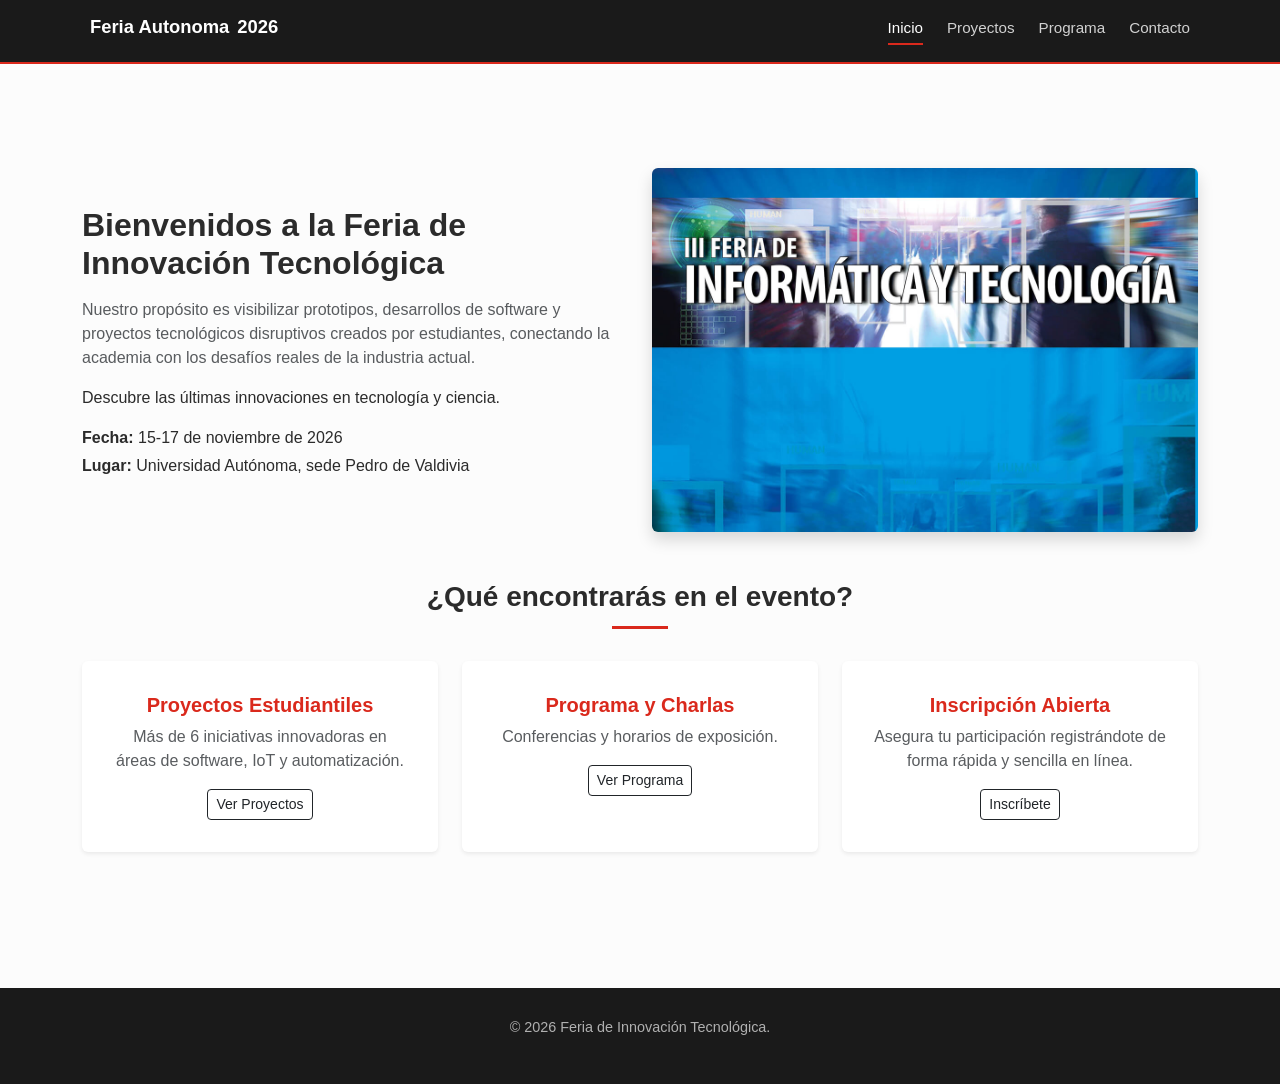
<file: index.html>
<!DOCTYPE html>
<html lang="es">
  <head>
    <meta charset="UTF-8">
    <meta name="viewport" content="width=device-width, initial-scale=1.0">
    <title>Feria de Innovación Tecnológica - Inicio</title>
    <link href="https://cdn.jsdelivr.net/npm/bootstrap@5.3.3/dist/css/bootstrap.min.css" rel="stylesheet">
    <link rel="stylesheet" href="css/styles.css">
  </head>
  <body>

    <header class="navbar">
      <div class="menu-contenedor">
        <h1 class="logo-sitio">Feria Autonoma<span>2026</span></h1>
        <nav class="enlaces-navegacion">
          <a href="index.html" class="activo">Inicio</a>
          <a href="proyectos.html">Proyectos</a>
          <a href="programa.html">Programa</a>
          <a href="contacto.html">Contacto</a>
        </nav>
      </div>
    </header>

    <main class="container my-5">
      <section class="row align-items-center mb-5">
        <div class="col-md-6">
          <h2 class="fw-bold mb-3">Bienvenidos a la Feria de Innovación Tecnológica</h2>
          <p class="text-muted">Nuestro propósito es visibilizar prototipos, desarrollos de software y proyectos tecnológicos disruptivos creados por estudiantes, conectando la academia con los desafíos reales de la industria actual.</p>
          <p>Descubre las últimas innovaciones en tecnología y ciencia.</p>
          <p class="mb-1"><strong>Fecha:</strong> 15-17 de noviembre de 2026</p>
          <p><strong>Lugar:</strong> Universidad Autónoma, sede Pedro de Valdivia</p>
        </div>
        <div class="col-md-6 text-center">
          <img src="img/feria.jpg" alt="Feria Tecnológica" class="img-fluid rounded shadow">
        </div>
      </section>

      <section class="row text-center mt-5">
        <div class="col-12 mb-2">
          <h3 class="fw-bold">¿Qué encontrarás en el evento?</h3>
          <hr class="divider-red">
        </div>

        <div class="col-md-4 mb-3">
          <div class="card h-100 p-3 shadow-sm border-0">
            <div class="card-body">
              <h5 class="card-title fw-bold text-red">Proyectos Estudiantiles</h5>
              <p class="card-text text-muted">Más de 6 iniciativas innovadoras en áreas de software, IoT y automatización.</p>
              <a href="proyectos.html" class="btn btn-outline-dark btn-sm">Ver Proyectos</a>
            </div>
          </div>
        </div>

        <div class="col-md-4 mb-3">
          <div class="card h-100 p-3 shadow-sm border-0">
            <div class="card-body">
              <h5 class="card-title fw-bold text-red">Programa y Charlas</h5>
              <p class="card-text text-muted">Conferencias y horarios de exposición.</p>
              <a href="programa.html" class="btn btn-outline-dark btn-sm">Ver Programa</a>
            </div>
          </div>
        </div>

        <div class="col-md-4 mb-3">
          <div class="card h-100 p-3 shadow-sm border-0">
            <div class="card-body">
              <h5 class="card-title fw-bold text-red">Inscripción Abierta</h5>
              <p class="card-text text-muted">Asegura tu participación registrándote de forma rápida y sencilla en línea.</p>
              <a href="contacto.html" class="btn btn-outline-dark btn-sm">Inscríbete</a>
            </div>
          </div>
        </div>
      </section>
    </main>

    <footer class="footer">
      <p>&copy; 2026 Feria de Innovación Tecnológica.</p>
    </footer>

  </body>
</html>
</file>
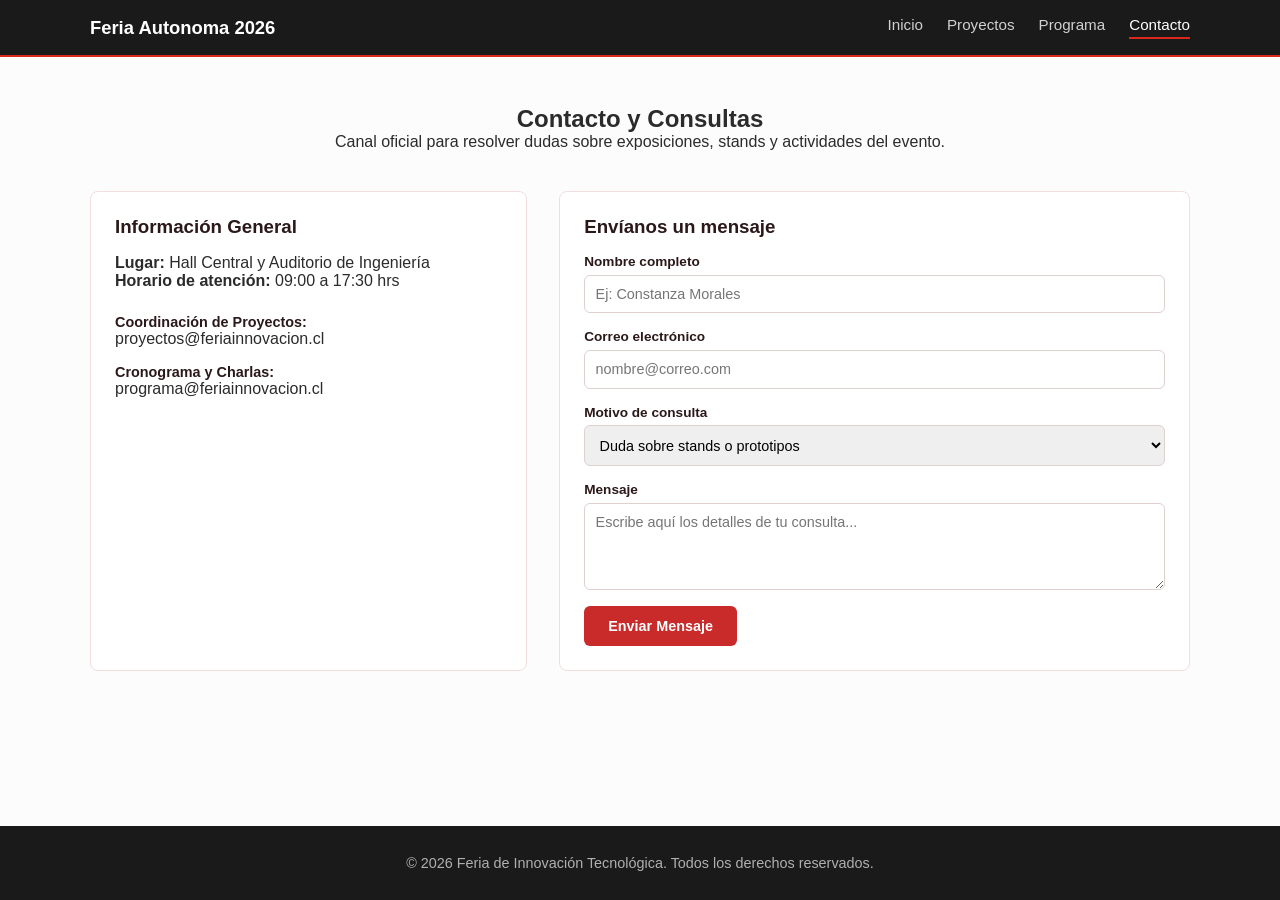
<file: contacto.html>
<!DOCTYPE html>
<html lang="es">
<head>
  <meta charset="UTF-8">
  <meta name="viewport" content="width=device-width, initial-scale=1.0">
  <title>Contacto - Feria de Innovación</title>
  <link rel="stylesheet" href="css/styles.css">
</head>
<body>

  <header class="navbar">
    <div class="menu-contenedor">
      <div class="logo-sitio">Feria Autonoma 2026</div>
      <nav class="enlaces-navegacion">
        <a href="index.html">Inicio</a>
        <a href="proyectos.html">Proyectos</a>
        <a href="programa.html">Programa</a>
        <a href="contacto.html" class="activo">Contacto</a>
      </nav>
    </div>
  </header>

  <main class="contenedor-contacto">
    <section class="schedule-hero">
      <h1>Contacto y Consultas</h1>
      <p>Canal oficial para resolver dudas sobre exposiciones, stands y actividades del evento.</p>
    </section>

    <div class="contact-layout">
      <section class="contact-info-card">
        <h3>Información General</h3>
        <p><strong>Lugar:</strong> Hall Central y Auditorio de Ingeniería</p>
        <p><strong>Horario de atención:</strong> 09:00 a 17:30 hrs</p>
        
        <div class="contact-channels">
          <div>
            <span class="channel-label">Coordinación de Proyectos:</span>
            <p>proyectos@feriainnovacion.cl</p>
          </div>
          <div>
            <span class="channel-label">Cronograma y Charlas:</span>
            <p>programa@feriainnovacion.cl</p>
          </div>
        </div>
      </section>

      <form class="contact-form-card" onsubmit="event.preventDefault();">
        <h3>Envíanos un mensaje</h3>

        <div class="field-group">
          <label for="nombre">Nombre completo</label>
          <input type="text" id="nombre" name="nombre" placeholder="Ej: Constanza Morales" required>
        </div>

        <div class="field-group">
          <label for="email">Correo electrónico</label>
          <input type="email" id="email" name="email" placeholder="nombre@correo.com" required>
        </div>

        <div class="field-group">
          <label for="motivo">Motivo de consulta</label>
          <select id="motivo" name="motivo">
            <option value="stands">Duda sobre stands o prototipos</option>
            <option value="cronograma">Consulta sobre horarios de charlas</option>
            <option value="asistencia">Inscripción o asistencia general</option>
          </select>
        </div>

        <div class="field-group">
          <label for="mensaje">Mensaje</label>
          <textarea id="mensaje" name="mensaje" rows="4" placeholder="Escribe aquí los detalles de tu consulta..." required></textarea>
        </div>

        <button type="submit" class="btn-primary">Enviar Mensaje</button>
      </form>
    </div>
  </main>

  <footer class="footer">
    <p>&copy; 2026 Feria de Innovación Tecnológica. Todos los derechos reservados.</p>
  </footer>

</body>
</html>
</file>
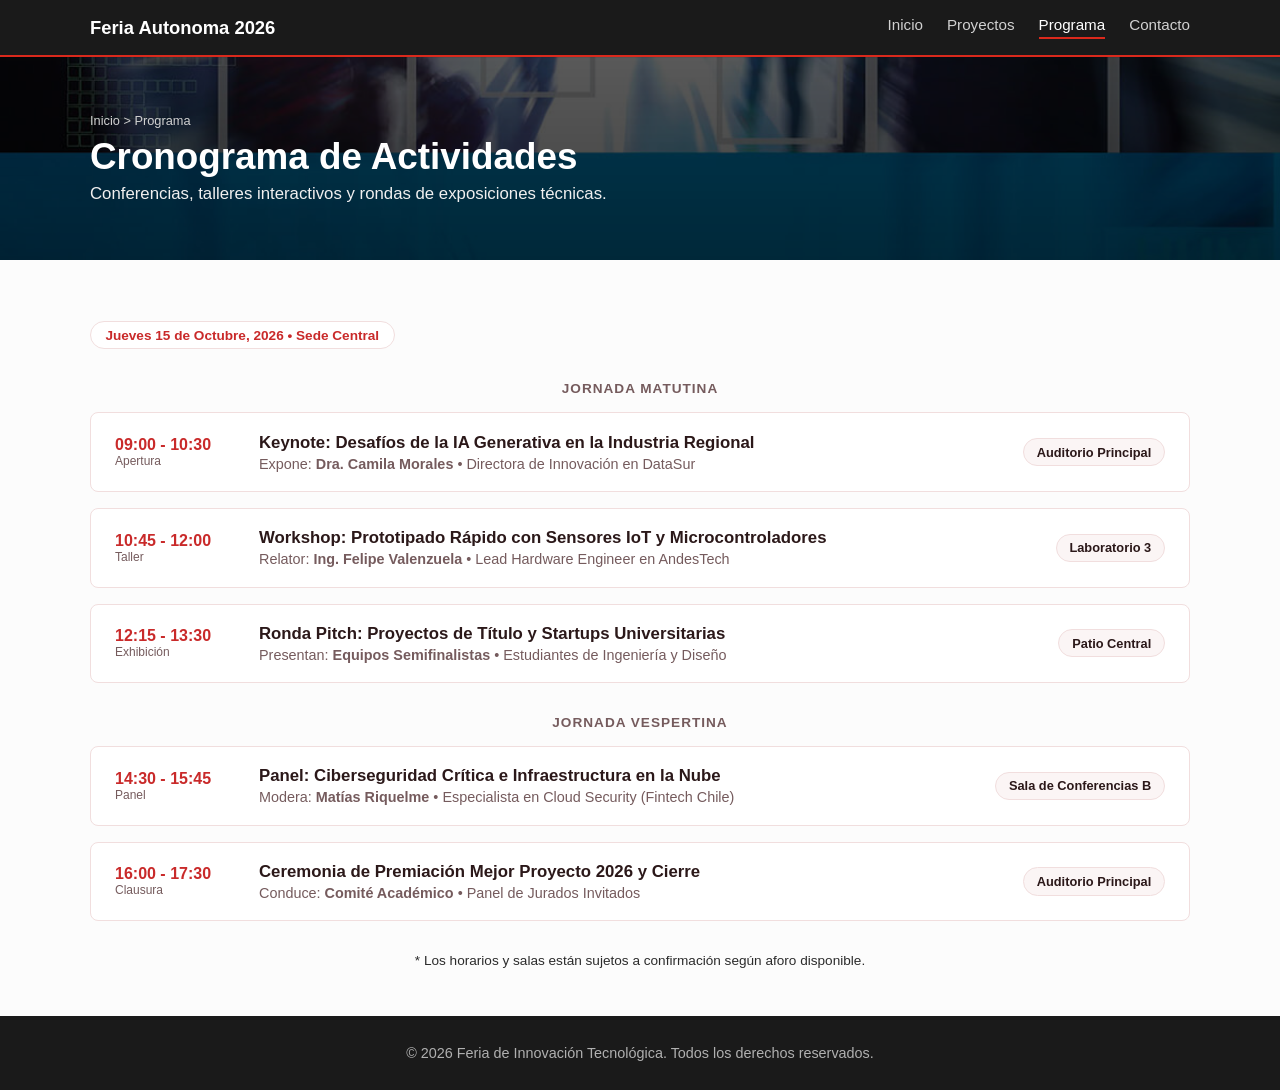
<file: programa.html>
<!DOCTYPE html>
<html lang="es">
<head>
  <meta charset="UTF-8">
  <meta name="viewport" content="width=device-width, initial-scale=1.0">
  <title>Programa - Feria de Innovación Tecnológica</title>
  
  <link rel="stylesheet" href="css/styles.css">
</head>
<body>


  <header class="navbar">
    <div class="menu-contenedor">
      <h1 class="logo-sitio">Feria Autonoma 2026</h1>
      <nav class="enlaces-navegacion">
        <a href="index.html">Inicio</a>
        <a href="proyectos.html">Proyectos</a>
        <a href="programa.html" class="activo">Programa</a>
        <a href="contacto.html">Contacto</a>
      </nav>
    </div>
  </header>

  <section class="portada">
    <div class="portada-contenedor">
      <div class="ruta-pagina">Inicio &gt; Programa</div>
      <h2>Cronograma de Actividades</h2>
      <p>Conferencias, talleres interactivos y rondas de exposiciones técnicas.</p>
    </div>
  </section>

  <main class="contenedor-programa">

    <section class="schedule-wrapper">
      <div class="date-pill">Jueves 15 de Octubre, 2026 &bull; Sede Central</div>


      <div class="time-divider">Jornada Matutina</div>

      <article class="schedule-item featured">
        <div class="item-time">
          09:00 - 10:30
          <small>Apertura</small>
        </div>
        <div class="item-body">
          <h3 class="item-title">Keynote: Desafíos de la IA Generativa en la Industria Regional</h3>
          <p class="item-speaker">Expone: <strong>Dra. Camila Morales</strong> &bull; Directora de Innovación en DataSur</p>
        </div>
        <div class="item-location">
          Auditorio Principal
        </div>
      </article>

      <article class="schedule-item">
        <div class="item-time">
          10:45 - 12:00
          <small>Taller</small>
        </div>
        <div class="item-body">
          <h3 class="item-title">Workshop: Prototipado Rápido con Sensores IoT y Microcontroladores</h3>
          <p class="item-speaker">Relator: <strong>Ing. Felipe Valenzuela</strong> &bull; Lead Hardware Engineer en AndesTech</p>
        </div>
        <div class="item-location">
          Laboratorio 3
        </div>
      </article>

      <article class="schedule-item">
        <div class="item-time">
          12:15 - 13:30
          <small>Exhibición</small>
        </div>
        <div class="item-body">
          <h3 class="item-title">Ronda Pitch: Proyectos de Título y Startups Universitarias</h3>
          <p class="item-speaker">Presentan: <strong>Equipos Semifinalistas</strong> &bull; Estudiantes de Ingeniería y Diseño</p>
        </div>
        <div class="item-location">
          Patio Central
        </div>
      </article>

      <div class="time-divider">Jornada Vespertina</div>

      <article class="schedule-item">
        <div class="item-time">
          14:30 - 15:45
          <small>Panel</small>
        </div>
        <div class="item-body">
          <h3 class="item-title">Panel: Ciberseguridad Crítica e Infraestructura en la Nube</h3>
          <p class="item-speaker">Modera: <strong>Matías Riquelme</strong> &bull; Especialista en Cloud Security (Fintech Chile)</p>
        </div>
        <div class="item-location">
          Sala de Conferencias B
        </div>
      </article>

      <article class="schedule-item featured">
        <div class="item-time">
          16:00 - 17:30
          <small>Clausura</small>
        </div>
        <div class="item-body">
          <h3 class="item-title">Ceremonia de Premiación Mejor Proyecto 2026 y Cierre</h3>
          <p class="item-speaker">Conduce: <strong>Comité Académico</strong> &bull; Panel de Jurados Invitados</p>
        </div>
        <div class="item-location">
          Auditorio Principal
        </div>
      </article>

      
      <p style="font-size: 0.85rem; color: var(--color-text-muted); text-align: center; margin-top: 2rem;">
        * Los horarios y salas están sujetos a confirmación según aforo disponible.
      </p>
    </section>

  </main>

  <!-- Footer -->
  <footer class="footer">
    <p>&copy; 2026 Feria de Innovación Tecnológica. Todos los derechos reservados.</p>
  </footer>

</body>
</html>
</file>
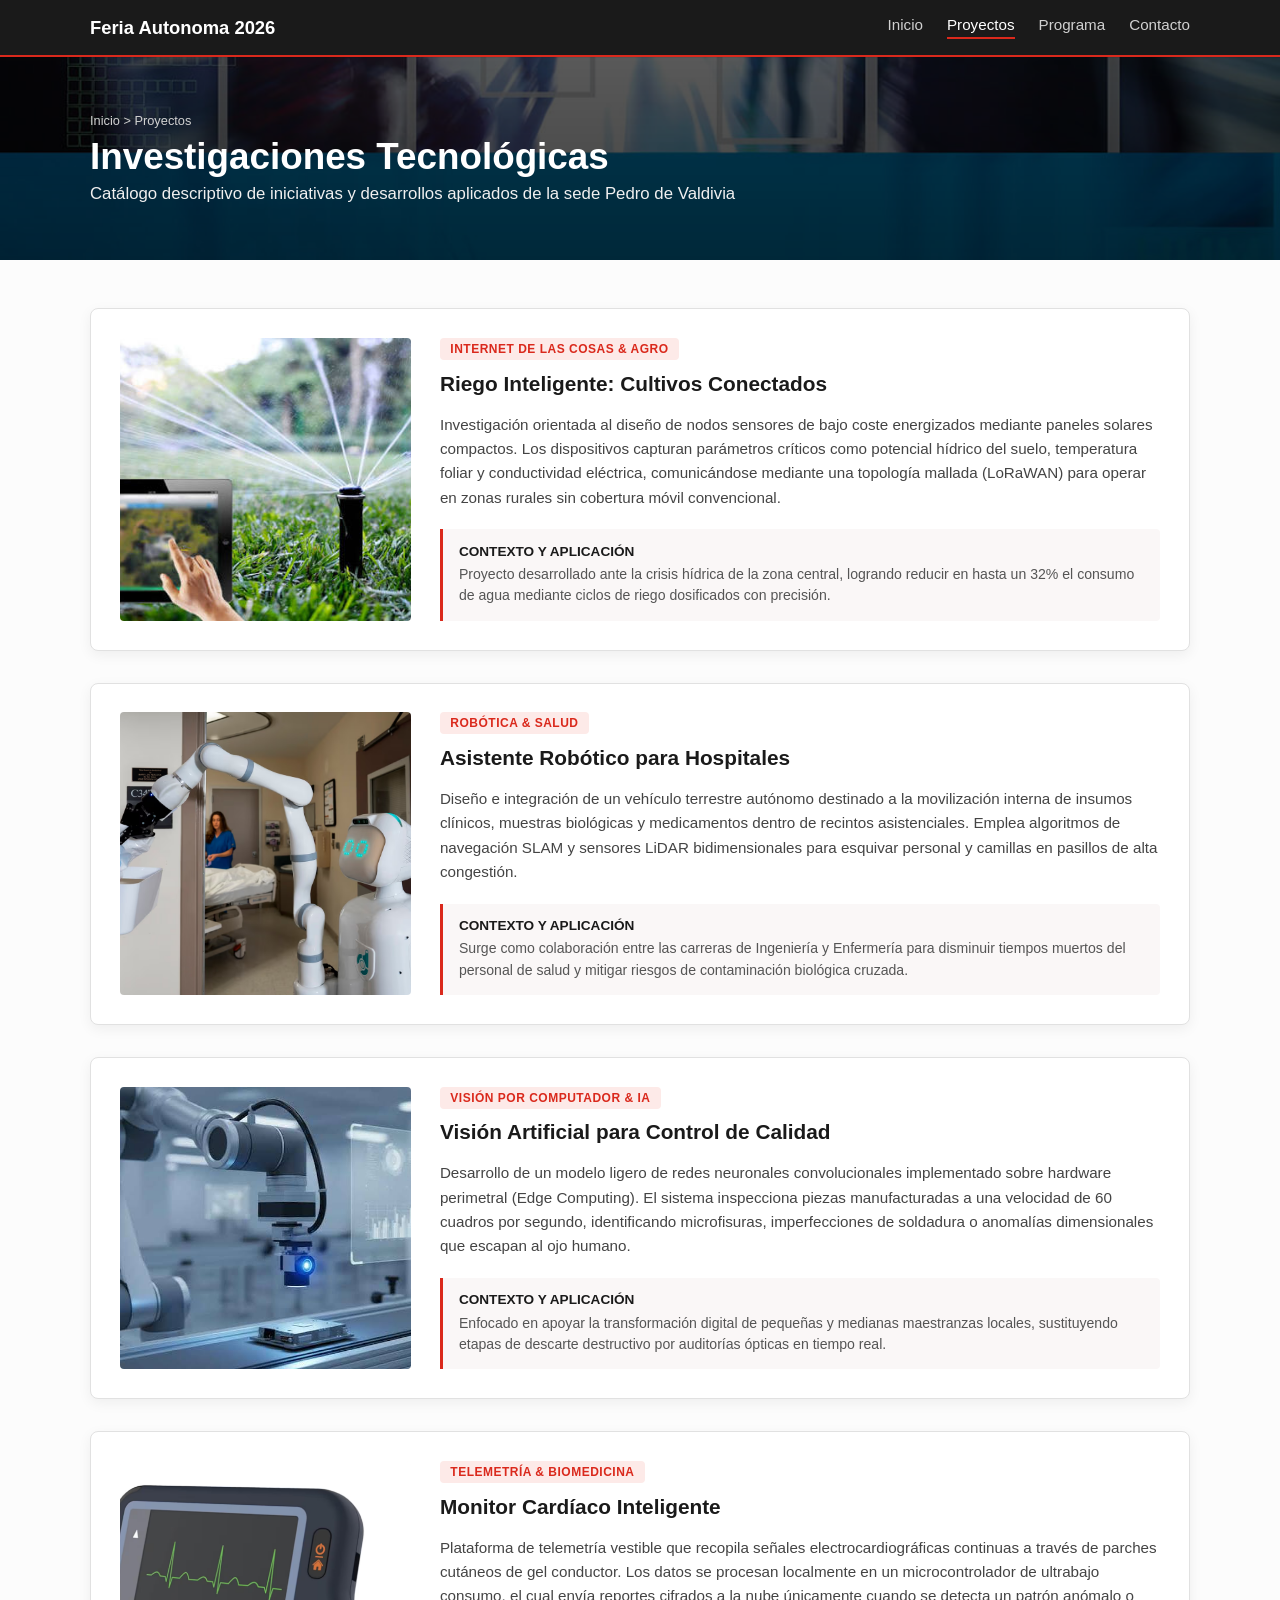
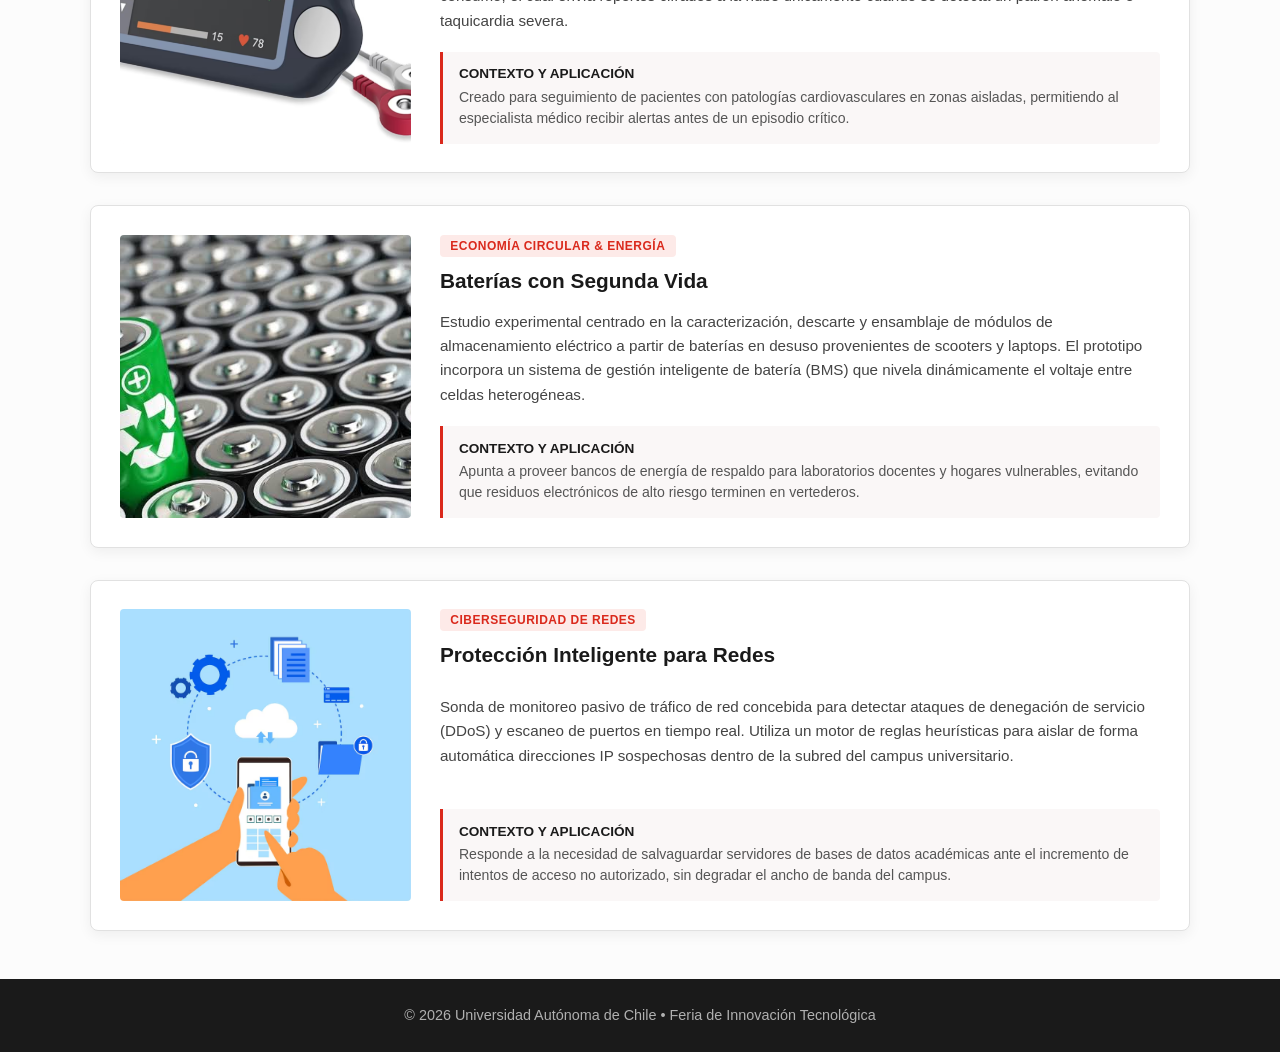
<file: proyectos.html>
<!DOCTYPE html>
<html lang="es">
<head>
  <meta charset="UTF-8">
  <meta name="viewport" content="width=device-width, initial-scale=1.0">
  <title>Proyectos e Investigaciones - Feria de Innovación</title>
  <link rel="stylesheet" href="css/styles.css">
</head>
<body>

  <!-- NAVBAR -->
  <header class="navbar">
    <div class="menu-contenedor">
      <div class="logo-sitio">
        Feria Autonoma 2026
      </div>
      <nav class="enlaces-navegacion">
        <a href="index.html">Inicio</a>
        <a href="proyectos.html" class="activo">Proyectos</a>
        <a href="programa.html">Programa</a>
        <a href="contacto.html">Contacto</a>
      </nav>
    </div>
  </header>

  <!-- Banner Superior -->
  <section class="portada">
    <div class="portada-contenedor">
      <div class="ruta-pagina">Inicio &gt; Proyectos</div>
      <h2>Investigaciones Tecnológicas</h2>
      <p>Catálogo descriptivo de iniciativas y desarrollos aplicados de la sede Pedro de Valdivia</p>
    </div>
  </section>

  <!--Proyectos -->
  <main class="contenedor-proyectos">
    <section class="grilla-proyectos">

      <article class="tarjeta-proyecto">
        <div class="tarjeta-imagen" role="img" aria-label="Espacio para imagen de Riego Inteligente">
          <img src="img/riego_inteligente.jpg" alt="Imagen de Riego Inteligente">
        </div>
        <header class="tarjeta-encabezado">
          <span class="tarjeta-etiqueta">Internet de las Cosas & Agro</span>
          <h3 class="tarjeta-titulo">Riego Inteligente: Cultivos Conectados</h3>
        </header>
        <p class="tarjeta-descripcion">
          Investigación orientada al diseño de nodos sensores de bajo coste energizados mediante paneles solares compactos. Los dispositivos capturan parámetros críticos como potencial hídrico del suelo, temperatura foliar y conductividad eléctrica, comunicándose mediante una topología mallada (LoRaWAN) para operar en zonas rurales sin cobertura móvil convencional.
        </p>
        <div class="tarjeta-contexto">
          <h4>Contexto y Aplicación</h4>
          <p>Proyecto desarrollado ante la crisis hídrica de la zona central, logrando reducir en hasta un 32% el consumo de agua mediante ciclos de riego dosificados con precisión.</p>
        </div>
      </article>

      <article class="tarjeta-proyecto">
        <div class="tarjeta-imagen" role="img" aria-label="Espacio para imagen del Asistente Robótico">
          <img src="img/robot_asistente.jpg" alt="Imagen del Asistente Robótico">
        </div>
        <header class="tarjeta-encabezado">
          <span class="tarjeta-etiqueta">Robótica & Salud</span>
          <h3 class="tarjeta-titulo">Asistente Robótico para Hospitales</h3>
        </header>
        <p class="tarjeta-descripcion">
          Diseño e integración de un vehículo terrestre autónomo destinado a la movilización interna de insumos clínicos, muestras biológicas y medicamentos dentro de recintos asistenciales. Emplea algoritmos de navegación SLAM y sensores LiDAR bidimensionales para esquivar personal y camillas en pasillos de alta congestión.
        </p>
        <div class="tarjeta-contexto">
          <h4>Contexto y Aplicación</h4>
          <p>Surge como colaboración entre las carreras de Ingeniería y Enfermería para disminuir tiempos muertos del personal de salud y mitigar riesgos de contaminación biológica cruzada.</p>
        </div>
      </article>

      <article class="tarjeta-proyecto">
        <div class="tarjeta-imagen" role="img" aria-label="Espacio para imagen de Visión Artificial">
          <img src="img/vision_artificial.jpg" alt="Imagen de Visión Artificial">
        </div>
        <header class="tarjeta-encabezado">
          <span class="tarjeta-etiqueta">Visión por Computador & IA</span>
          <h3 class="tarjeta-titulo">Visión Artificial para Control de Calidad</h3>
        </header>
        <p class="tarjeta-descripcion">
          Desarrollo de un modelo ligero de redes neuronales convolucionales implementado sobre hardware perimetral (Edge Computing). El sistema inspecciona piezas manufacturadas a una velocidad de 60 cuadros por segundo, identificando microfisuras, imperfecciones de soldadura o anomalías dimensionales que escapan al ojo humano.
        </p>
        <div class="tarjeta-contexto">
          <h4>Contexto y Aplicación</h4>
          <p>Enfocado en apoyar la transformación digital de pequeñas y medianas maestranzas locales, sustituyendo etapas de descarte destructivo por auditorías ópticas en tiempo real.</p>
        </div>
      </article>

      <article class="tarjeta-proyecto">
        <div class="tarjeta-imagen" role="img" aria-label="Espacio para imagen del Monitor Cardíaco">
          <img src="img/medidor_cardiaco.jpg" alt="Imagen del Monitor Cardíaco">
        </div>
        <header class="tarjeta-encabezado">
          <span class="tarjeta-etiqueta">Telemetría & Biomedicina</span>
          <h3 class="tarjeta-titulo">Monitor Cardíaco Inteligente</h3>
        </header>
        <p class="tarjeta-descripcion">
          Plataforma de telemetría vestible que recopila señales electrocardiográficas continuas a través de parches cutáneos de gel conductor. Los datos se procesan localmente en un microcontrolador de ultrabajo consumo, el cual envía reportes cifrados a la nube únicamente cuando se detecta un patrón anómalo o taquicardia severa.
        </p>
        <div class="tarjeta-contexto">
          <h4>Contexto y Aplicación</h4>
          <p>Creado para seguimiento de pacientes con patologías cardiovasculares en zonas aisladas, permitiendo al especialista médico recibir alertas antes de un episodio crítico.</p>
        </div>
      </article>

      <article class="tarjeta-proyecto">
        <div class="tarjeta-imagen" role="img" aria-label="Espacio para imagen de Baterías con Segunda Vida">
          <img src="img/baterias.jpg" alt="Imagen de Baterías con Segunda Vida">
        </div>
        <header class="tarjeta-encabezado">
          <span class="tarjeta-etiqueta">Economía Circular & Energía</span>
          <h3 class="tarjeta-titulo">Baterías con Segunda Vida</h3>
        </header>
        <p class="tarjeta-descripcion">
          Estudio experimental centrado en la caracterización, descarte y ensamblaje de módulos de almacenamiento eléctrico a partir de baterías en desuso provenientes de scooters y laptops. El prototipo incorpora un sistema de gestión inteligente de batería (BMS) que nivela dinámicamente el voltaje entre celdas heterogéneas.
        </p>
        <div class="tarjeta-contexto">
          <h4>Contexto y Aplicación</h4>
          <p>Apunta a proveer bancos de energía de respaldo para laboratorios docentes y hogares vulnerables, evitando que residuos electrónicos de alto riesgo terminen en vertederos.</p>
        </div>
      </article>

      <article class="tarjeta-proyecto">
        <div class="tarjeta-imagen" role="img" aria-label="Espacio para imagen de Protección Inteligente para Redes">
          <img src="img/seguridad_redes.jpg" alt="Imagen de Protección Inteligente para Redes">
        </div>
        <header class="tarjeta-encabezado">
          <span class="tarjeta-etiqueta">Ciberseguridad de Redes</span>
          <h3 class="tarjeta-titulo">Protección Inteligente para Redes</h3>
        </header>
        <p class="tarjeta-descripcion">
          Sonda de monitoreo pasivo de tráfico de red concebida para detectar ataques de denegación de servicio (DDoS) y escaneo de puertos en tiempo real. Utiliza un motor de reglas heurísticas para aislar de forma automática direcciones IP sospechosas dentro de la subred del campus universitario.
        </p>
        <div class="tarjeta-contexto">
          <h4>Contexto y Aplicación</h4>
          <p>Responde a la necesidad de salvaguardar servidores de bases de datos académicas ante el incremento de intentos de acceso no autorizado, sin degradar el ancho de banda del campus.</p>
        </div>
      </article>

    </section>
  </main>

  <!-- Footer -->
  <footer class="footer">
    <p>&copy; 2026 Universidad Autónoma de Chile &bull; Feria de Innovación Tecnológica</p>
  </footer>

</body>
</html>
</file>
<file: css/styles.css>
/*FORMATO BASE*/
* {
  box-sizing: border-box;
  margin: 0;
  padding: 0;
}

body {
  font-family: Arial, sans-serif;
  background-color: #fcfcfc;
  color: #2b2b2b;
  min-height: 100vh;
  display: flex;
  flex-direction: column;
}

main {
  flex: 1;
}
/* se le agrega un margen*/
main.container {
  flex: 1;
  padding-top: 3.5rem;
  padding-bottom: 4.5rem;
}

a {
  text-decoration: none;
  color: inherit;
}

/* Navbar */
.navbar {
  background-color: #1a1a1a;
  padding: 1rem 0;
  border-bottom: 2px solid #DA291C;
}

.menu-contenedor {
  width: 90%;
  max-width: 1100px;
  margin: 0 auto;
  display: flex;
  justify-content: space-between;
  align-items: center;
}

.logo-sitio {
  font-size: 1.15rem;
  font-weight: bold;
  color: #ffffff;
  display: flex;
  align-items: center;
  gap: 0.5rem;
}

.insignia-ua {
  background-color: #DA291C;
  color: #ffffff;
  padding: 0.2rem 0.45rem;
  border-radius: 4px;
  font-size: 0.85rem;
  font-weight: 800;
}

.enlaces-navegacion {
  display: flex;
  gap: 1.5rem;
}

.enlaces-navegacion a {
  color: #d1d1d1;
  font-size: 0.95rem;
  font-weight: 500;
  padding-bottom: 4px;
  transition: color 0.2s ease;
}

.enlaces-navegacion a:hover,
.enlaces-navegacion a.activo {
  color: #ffffff;
  border-bottom: 2px solid #DA291C;
}

.text-red {
  color: #DA291C;
}

.divider-red {
  width: 56px;
  margin: 0.8rem auto 1.5rem;
  border: 0;
  border-top: 3px solid #DA291C;
  opacity: 1;
}

/* PORTADA CON FOTO */
.portada {
  background: linear-gradient(rgba(0, 0, 0, 0.65), rgba(0, 0, 0, 0.75)), url('../img/feria.jpg');
  background-size: cover;
  background-position: center;
  color: #ffffff;
  padding: 3.5rem 0;
}

.portada-contenedor {
  width: 90%;
  max-width: 1100px;
  margin: 0 auto;
}

.ruta-pagina {
  font-size: 0.8rem;
  color: #d1d1d1;
  margin-bottom: 0.5rem;
}

.portada h2 {
  font-size: 2.3rem;
  font-weight: 700;
  margin-bottom: 0.4rem;
}

.portada p {
  color: #f0f0f0;
  font-size: 1.05rem;
}

/* SECCION DE PROYECTOS */
.contenedor-proyectos {
  width: 90%;
  max-width: 1100px;
  margin: 3rem auto;
}

.grilla-proyectos {
  display: grid;
  grid-template-columns: 1fr;
  gap: 2rem;
}

.tarjeta-proyecto {
  background-color: #ffffff;
  border-radius: 8px;
  border: 1px solid #e1e1e1;
  box-shadow: 0 4px 14px rgba(0, 0, 0, 0.06);
  padding: 1.8rem;
  display: grid;
  grid-template-columns: minmax(190px, 28%) minmax(0, 1fr);
  column-gap: 1.8rem;
  transition: transform 0.2s ease, box-shadow 0.2s ease;
}

.tarjeta-proyecto:hover {
  transform: translateY(-3px);
  box-shadow: 0 8px 24px rgba(218, 41, 28, 0.12);
  border-color: #DA291C;
}

.tarjeta-imagen {
  min-height: 210px;
  margin: 0;
  border-radius: 6px;
  background-color: #fff8f7;
  color: #a05b54;
  display: grid;
  place-items: center;
  text-align: center;
  font-size: 0.9rem;
  font-weight: 700;
  grid-column: 1;
  grid-row: 1 / span 3;
}

.tarjeta-imagen img {
  display: block;
  width: 100%;
  height: 100%;
  min-height: 206px;
  object-fit: cover;
  border-radius: 4px;
}

.tarjeta-encabezado {
  margin-bottom: 1rem;
  grid-column: 2;
}

.tarjeta-etiqueta {
  display: inline-block;
  background-color: #fdeae8;
  color: #DA291C;
  font-size: 0.75rem;
  font-weight: 700;
  text-transform: uppercase;
  letter-spacing: 0.5px;
  padding: 0.25rem 0.65rem;
  border-radius: 4px;
  margin-bottom: 0.6rem;
}

.tarjeta-titulo {
  font-size: 1.3rem;
  font-weight: 700;
  color: #1a1a1a;
  line-height: 1.3;
}

.tarjeta-descripcion {
  color: #444444;
  font-size: 0.95rem;
  line-height: 1.6;
  margin-bottom: 1.2rem;
  grid-column: 2;
}

.tarjeta-contexto {
  background-color: #faf7f7;
  border-left: 3px solid #DA291C;
  padding: 0.9rem 1rem;
  border-radius: 0 4px 4px 0;
  margin-top: auto;
  grid-column: 2;
}

.tarjeta-contexto h4 {
  font-size: 0.85rem;
  text-transform: uppercase;
  color: #1a1a1a;
  margin-bottom: 0.35rem;
  font-weight: 700;
}

.tarjeta-contexto p {
  color: #555555;
  font-size: 0.88rem;
  line-height: 1.5;
  margin: 0;
}

/* Responsivo para celulares */
@media (max-width: 600px) {
  .tarjeta-proyecto {
    grid-template-columns: 1fr;
    row-gap: 1rem;
  }

  .tarjeta-imagen,
  .tarjeta-encabezado,
  .tarjeta-descripcion,
  .tarjeta-contexto {
    grid-column: 1;
  }

  .tarjeta-imagen {
    grid-row: auto;
    min-height: 150px;
  }
}

/* Footer */
.footer {
  background-color: #1a1a1a;
  color: #b0b0b0;
  text-align: center;
  padding: 1.8rem 1rem;
  font-size: 0.9rem;
}

/* ==========================================================================
   ESTILOS CRONOGRAMA (MÍNIMO Y EFECTIVO)
   ========================================================================== */

.contenedor-programa {
  width: 90%;
  max-width: 1100px;
  margin: 3rem auto;
}

/* Cabecera y fecha */
.schedule-hero {
  text-align: center;
  margin-bottom: 2.5rem;
}

.date-pill {
  display: inline-block;
  background-color: #fff;
  border: 1px solid #f1dede;
  color: #c92a2a;
  font-size: 0.85rem;
  font-weight: bold;
  padding: 0.35rem 0.9rem;
  border-radius: 20px;
  margin-top: 0.8rem;
}

/* Divisores de mañana y tarde */
.time-divider {
  text-align: center;
  color: #755b5d;
  font-size: 0.85rem;
  font-weight: bold;
  letter-spacing: 1px;
  text-transform: uppercase;
  margin: 2rem 0 1rem 0;
}

/* Tarjeta de cada actividad (Flexbox simple de 3 columnas) */
.schedule-item {
  background-color: #ffffff;
  border: 1px solid #f1dede;
  border-radius: 8px;
  padding: 1.2rem 1.5rem;
  margin-bottom: 1rem;
  display: flex;
  align-items: center;
  justify-content: space-between;
  gap: 1.5rem;
}

/* Columna izquierda: Hora */
.item-time {
  min-width: 120px;
  font-weight: bold;
  color: #c92a2a;
}

.item-time small {
  display: block;
  font-size: 0.75rem;
  color: #755b5d;
  font-weight: normal;
}

/* Columna central: Texto y expositor */
.item-body {
  flex: 1;
}

.item-title {
  font-size: 1.05rem;
  font-weight: bold;
  color: #2b1819;
  margin-bottom: 0.2rem;
}

.item-speaker {
  font-size: 0.9rem;
  color: #755b5d;
}

/* Columna derecha: Sala */
.item-location {
  background-color: #fbf5f5;
  color: #2b1819;
  padding: 0.35rem 0.8rem;
  border-radius: 20px;
  font-size: 0.8rem;
  font-weight: 600;
  border: 1px solid #f1dede;
  white-space: nowrap;
}

/* Css contacto*/
.contenedor-contacto {
  width: 90%;
  max-width: 1100px;
  margin: 3rem auto;
}

.contact-layout {
  display: flex;
  gap: 2rem;
  margin-top: 1.5rem;
}

.contact-info-card,
.contact-form-card {
  background-color: #ffffff;
  border: 1px solid #f1dede;
  border-radius: 8px;
  padding: 1.5rem;
}

.contact-info-card {
  flex: 1;
}

.contact-form-card {
  flex: 1.5;
}

.contact-info-card h3,
.contact-form-card h3 {
  color: #2b1819;
  margin-bottom: 1rem;
}

.contact-channels {
  margin-top: 1.5rem;
  display: flex;
  flex-direction: column;
  gap: 1rem;
}

.channel-label {
  display: block;
  font-weight: bold;
  color: #2b1819;
  font-size: 0.9rem;
}

.field-group {
  display: flex;
  flex-direction: column;
  gap: 0.35rem;
  margin-bottom: 1rem;
}

.field-group label {
  font-size: 0.85rem;
  font-weight: bold;
  color: #2b1819;
}

.field-group input,
.field-group select,
.field-group textarea {
  width: 100%;
  padding: 0.65rem;
  border: 1px solid #e0d0d0;
  border-radius: 6px;
  font-family: inherit;
  font-size: 0.9rem;
  box-sizing: border-box;
}

.field-group input:focus,
.field-group select:focus,
.field-group textarea:focus {
  outline: none;
  border-color: #c92a2a;
}

.btn-primary {
  background-color: #c92a2a;
  color: #ffffff;
  border: none;
  padding: 0.75rem 1.5rem;
  border-radius: 6px;
  font-weight: bold;
  font-size: 0.9rem;
  cursor: pointer;
  transition: background-color 0.2s ease;
}



.btn-primary:hover {
  background-color: #a82323;
}
/* Adaptación rápida a pantallas pequeñas */
@media (max-width: 700px) {
  .contact-layout {
    flex-direction: column;
  }

  .schedule-item {
    flex-direction: column;
    align-items: flex-start;
    gap: 0.6rem;
  }
}
</file>
